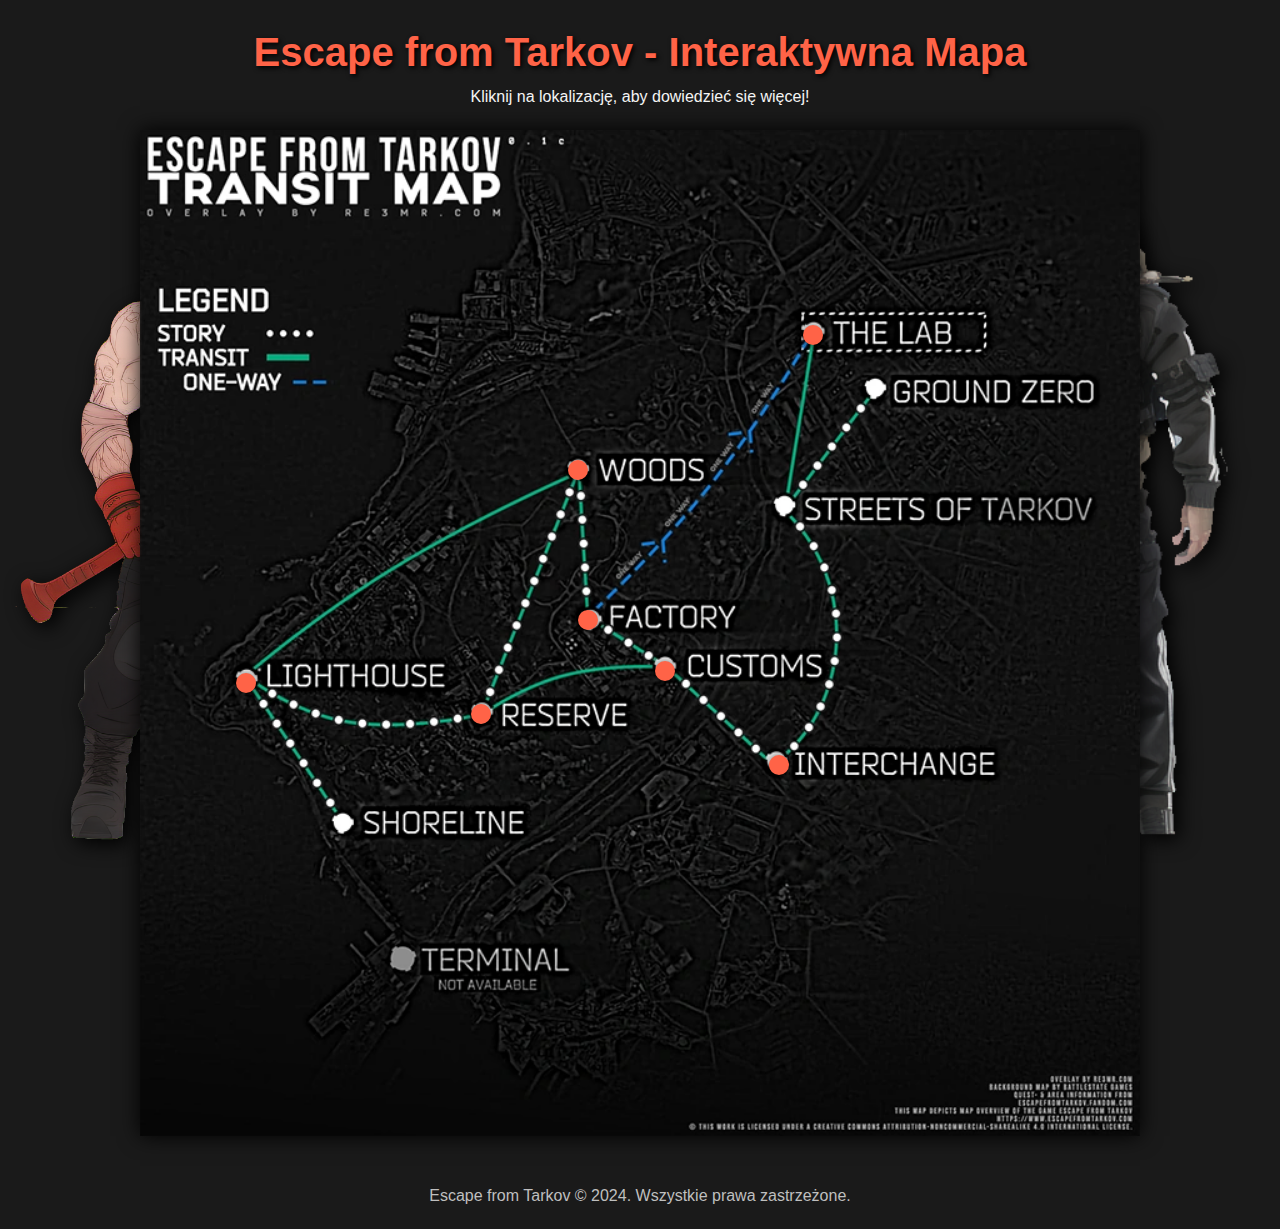
<file: index.html>
<!DOCTYPE html>
<html lang="pl">
<head>
  <meta charset="UTF-8">
  <meta name="viewport" content="width=device-width, initial-scale=1.0">
  <title>Escape from Tarkov - Interaktywna Mapa</title>
  <link rel="stylesheet" href="style.css">
</head>
<body>

  <header>
    <h1>Escape from Tarkov - Interaktywna Mapa</h1>
    <p>Kliknij na lokalizację, aby dowiedzieć się więcej!</p>
  </header>

  <section class="map-container">
    <img src="Map.jpg" alt="Mapa Tarkov" class="map" id="tarkov-map">

    <div class="location" id="location1" style="top: 20.27%; left: 67.25%;" data-location="1"></div>
    <div class="location" id="location2" style="top: 53.45%; left: 52.5%;" data-location="2"></div>
    <div class="location" id="location3" style="top: 62.7%; left: 63.875%;" data-location="3"></div>
    <div class="location" id="location4" style="top: 33.57%; left: 43.75%;" data-location="4"></div>
    <div class="location" id="location5" style="top: 48.39%; left: 44.75%;" data-location="5"></div>
    <div class="location" id="location6" style="top: 57.68%; left: 34.125%;" data-location="6"></div>
    <div class="location" id="location7" style="top: 54.63%; left: 10.625%;" data-location="7"></div>
  </section>

  <div class="left-image">
    <img src="killa1.png" alt="Killa Left" />
  </div>

  <div class="right-image">
    <img src="killa.png" alt="Killa Right" />
  </div>

  <section id="guide-popup" class="guide-popup">
    <div class="guide-popup-content">
      <span class="close-btn" id="close-btn">&times;</span>
      <h2 id="guide-title">
       
        <a href="#" target="_blank" id="guide-link-title">Lokalizacja</a>
      </h2>
      <p id="guide-description">Opis lokalizacji...</p>
      <a id="guide-link" href="#" target="_blank" style="display: none;">Zobacz więcej</a> 
    </div>
  </section>

  <footer>
    <p>Escape from Tarkov &copy; 2024. Wszystkie prawa zastrzeżone.</p>
  </footer>

  <script src="script.js"></script>
</body>
</html>
</file>
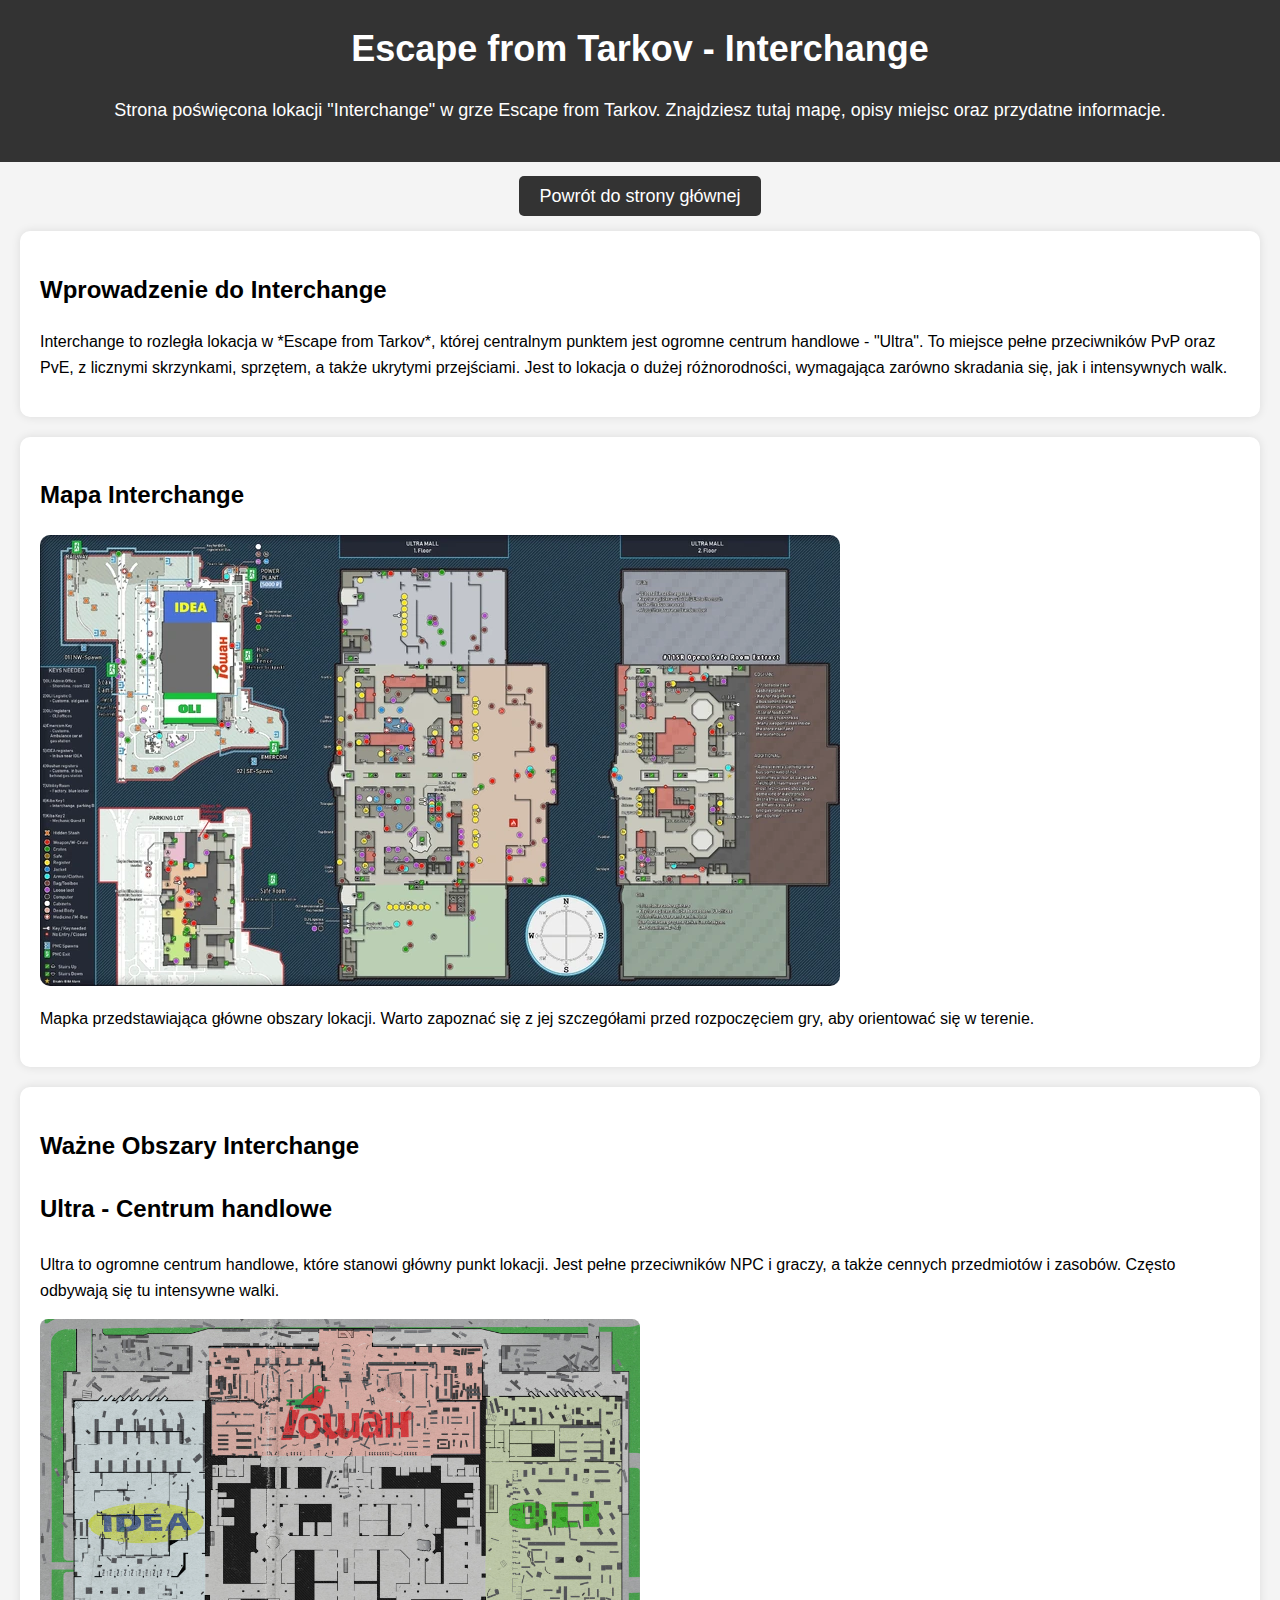
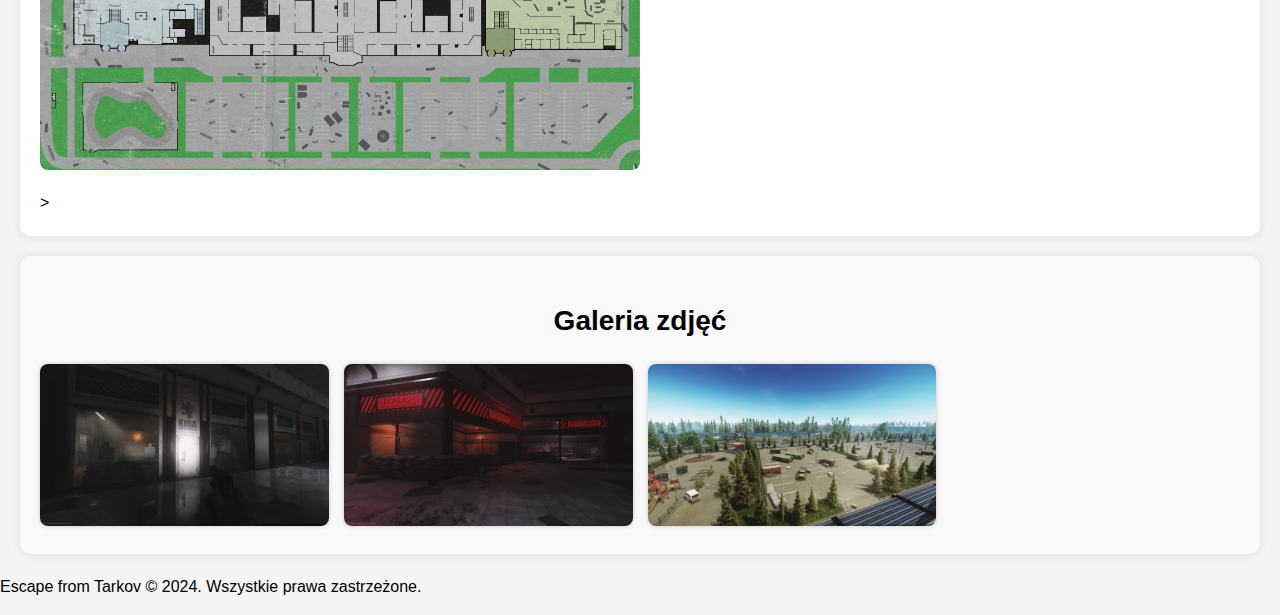
<file: interchange.html>
<!DOCTYPE html>
<html lang="pl">
<head>
  <meta charset="UTF-8">
  <meta name="viewport" content="width=device-width, initial-scale=1.0">
  <title>Escape from Tarkov - Interchange</title>
  <link rel="stylesheet" href="interchangestyle.css">
  <script src="interchangescript.js" defer></script>
</head>
<body>

 
  <header>
    <h1>Escape from Tarkov - Interchange</h1>
    <p>Strona poświęcona lokacji "Interchange" w grze Escape from Tarkov. Znajdziesz tutaj mapę, opisy miejsc oraz przydatne informacje.</p>
  </header>


  <div class="back-button-container">
    <a href="index.html" class="back-button">Powrót do strony głównej</a>
  </div>

  
  <section class="intro">
    <h2>Wprowadzenie do Interchange</h2>
    <p>Interchange to rozległa lokacja w *Escape from Tarkov*, której centralnym punktem jest ogromne centrum handlowe - "Ultra". To miejsce pełne przeciwników PvP oraz PvE, z licznymi skrzynkami, sprzętem, a także ukrytymi przejściami. Jest to lokacja o dużej różnorodności, wymagająca zarówno skradania się, jak i intensywnych walk.</p>
  </section>


  <section class="map-section">
    <h2>Mapa Interchange</h2>
    <img src="interchange_map.jpg" alt="Mapa Interchange" class="interchange-map">
    <p>Mapka przedstawiająca główne obszary lokacji. Warto zapoznać się z jej szczegółami przed rozpoczęciem gry, aby orientować się w terenie.</p>
  </section>

 
  <section class="areas">
    <h2>Ważne Obszary Interchange</h2>

   
    <div class="area">
      <h3>Ultra - Centrum handlowe</h3>
      <p>Ultra to ogromne centrum handlowe, które stanowi główny punkt lokacji. Jest pełne przeciwników NPC i graczy, a także cennych przedmiotów i zasobów. Często odbywają się tu intensywne walki.</p>
      <a href="ultra.jpg" data-lightbox="interchange" data-title="Ultra - Centrum handlowe">
        <img src="ultra.jpg" alt="Ultra" class="area-image">
      </a>
    </div>>
 
  </section>

  
  <section class="gallery">
    <h2>Galeria zdjęć</h2>
    <div class="gallery-images">
      <a href="interchange_1.jpg" data-lightbox="interchange" data-title="Galeria Interchange 1">
        <img src="interchange_1.jpg" alt="Zdjęcie 1" class="gallery-image">
      </a>
      <a href="interchange_2.jpg" data-lightbox="interchange" data-title="Galeria Interchange 2">
        <img src="interchange_2.jpg" alt="Zdjęcie 2" class="gallery-image">
      </a>
      <a href="interchange_3.jpg" data-lightbox="interchange" data-title="Galeria Interchange 3">
        <img src="interchange_3.jpg" alt="Zdjęcie 3" class="gallery-image">
      </a>
    </div>
  </section>


  <footer>
    <p>Escape from Tarkov &copy; 2024. Wszystkie prawa zastrzeżone.</p>
  </footer>

</body>
</html>
</file>
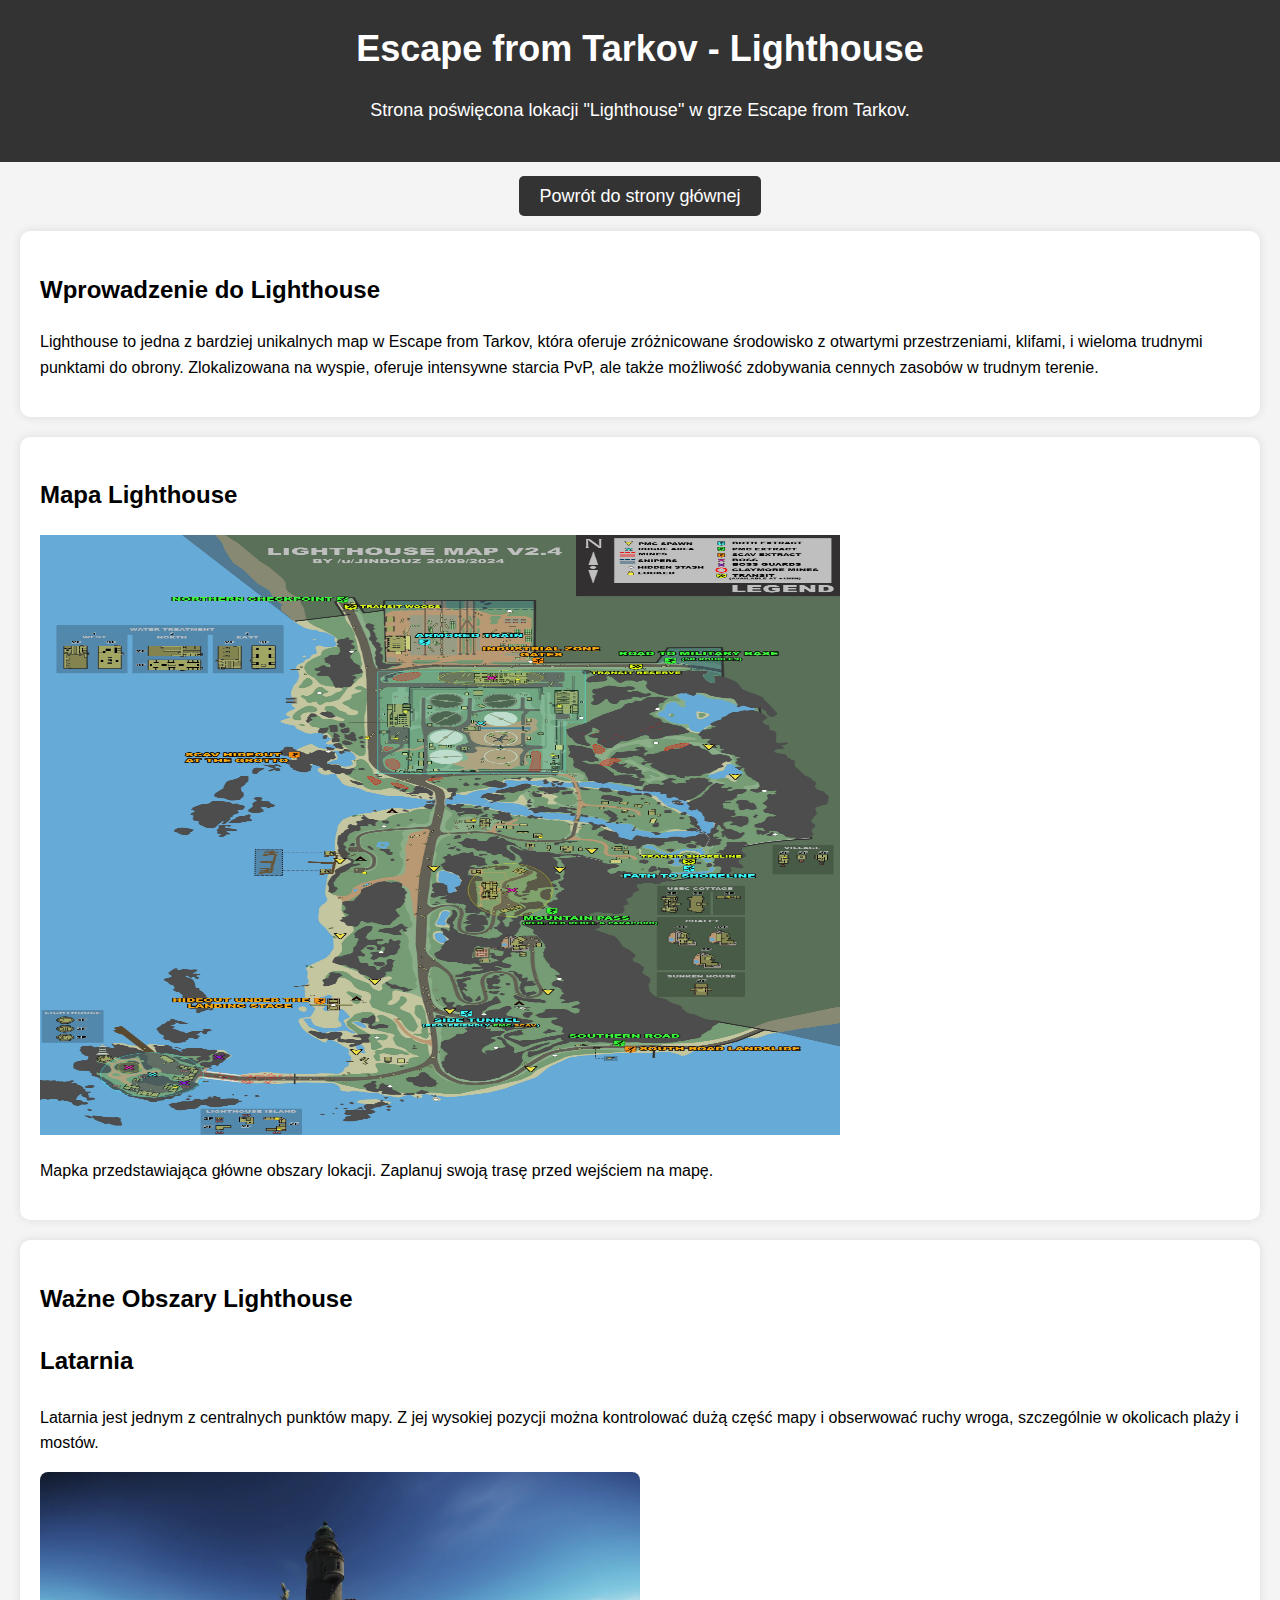
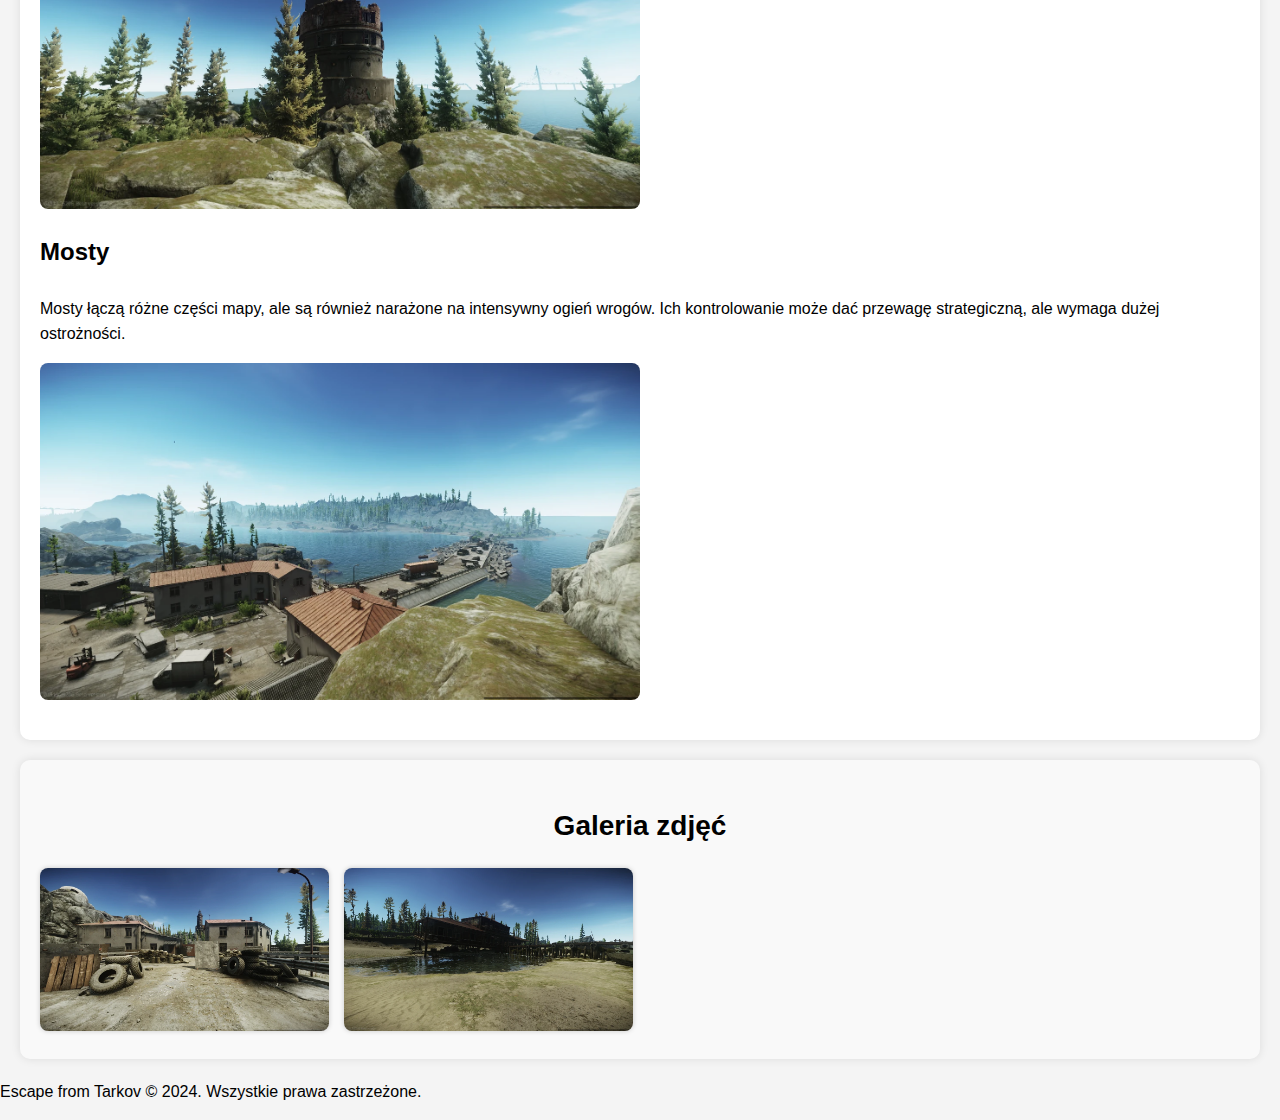
<file: lighthouse.html>
<!DOCTYPE html>
<html lang="pl">
<head>
  <meta charset="UTF-8">
  <meta name="viewport" content="width=device-width, initial-scale=1.0">
  <title>Escape from Tarkov - Lighthouse</title>
  <link rel="stylesheet" href="interchangestyle.css">
  <script src="lighthousescript.js"></script>
</head>
<body>

  <header>
    <h1>Escape from Tarkov - Lighthouse</h1>
    <p>Strona poświęcona lokacji "Lighthouse" w grze Escape from Tarkov.</p>
  </header>

  <div class="back-button-container">
    <a href="index.html" class="back-button">Powrót do strony głównej</a>
  </div>

  <section class="intro">
    <h2>Wprowadzenie do Lighthouse</h2>
    <p>Lighthouse to jedna z bardziej unikalnych map w Escape from Tarkov, która oferuje zróżnicowane środowisko z otwartymi przestrzeniami, klifami, i wieloma trudnymi punktami do obrony. Zlokalizowana na wyspie, oferuje intensywne starcia PvP, ale także możliwość zdobywania cennych zasobów w trudnym terenie.</p>
  </section>

  <section class="map-section">
    <h2>Mapa Lighthouse</h2>
    <img src="lighthouse_map.jpg" alt="Mapa Lighthouse" class="lighthouse-map" id="factorka">
    <p>Mapka przedstawiająca główne obszary lokacji. Zaplanuj swoją trasę przed wejściem na mapę.</p>
  </section>

  <section class="areas">
    <h2>Ważne Obszary Lighthouse</h2>

    <div class="area">
      <h3>Latarnia </h3>
      <p>Latarnia jest jednym z centralnych punktów mapy. Z jej wysokiej pozycji można kontrolować dużą część mapy i obserwować ruchy wroga, szczególnie w okolicach plaży i mostów.</p>
      <a href="lighthouse.jpg" data-lightbox="lighthouse" data-title="Latarnia">
        <img src="lighthouse.jpg" alt="Latarnia" class="area-image">
      </a>
    </div>

    <div class="area">
      <h3>Mosty</h3>
      <p>Mosty łączą różne części mapy, ale są również narażone na intensywny ogień wrogów. Ich kontrolowanie może dać przewagę strategiczną, ale wymaga dużej ostrożności.</p>
      <a href="bridge.jpg" data-lightbox="lighthouse" data-title="Mosty">
        <img src="bridge.jpg" alt="Mosty" class="area-image">
      </a>
    </div>



  </section>

  <section class="gallery">
    <h2>Galeria zdjęć</h2>
    <div class="gallery-images">
      <a href="lighthouse_ss1.jpg" data-lightbox="lighthouse" data-title="Galeria Lighthouse 1">
        <img src="lighthouse_ss1.jpg" alt="Zdjęcie 1" class="gallery-image">
      </a>
      <a href="lighthouse_ss2.jpg" data-lightbox="lighthouse" data-title="Galeria Lighthouse 2">
        <img src="lighthouse_ss2.jpg" alt="Zdjęcie 2" class="gallery-image">
      </a>
    </div>
  </section>

  <footer>
    <p>Escape from Tarkov &copy; 2024. Wszystkie prawa zastrzeżone.</p>
  </footer>

</body>
</html>
</file>
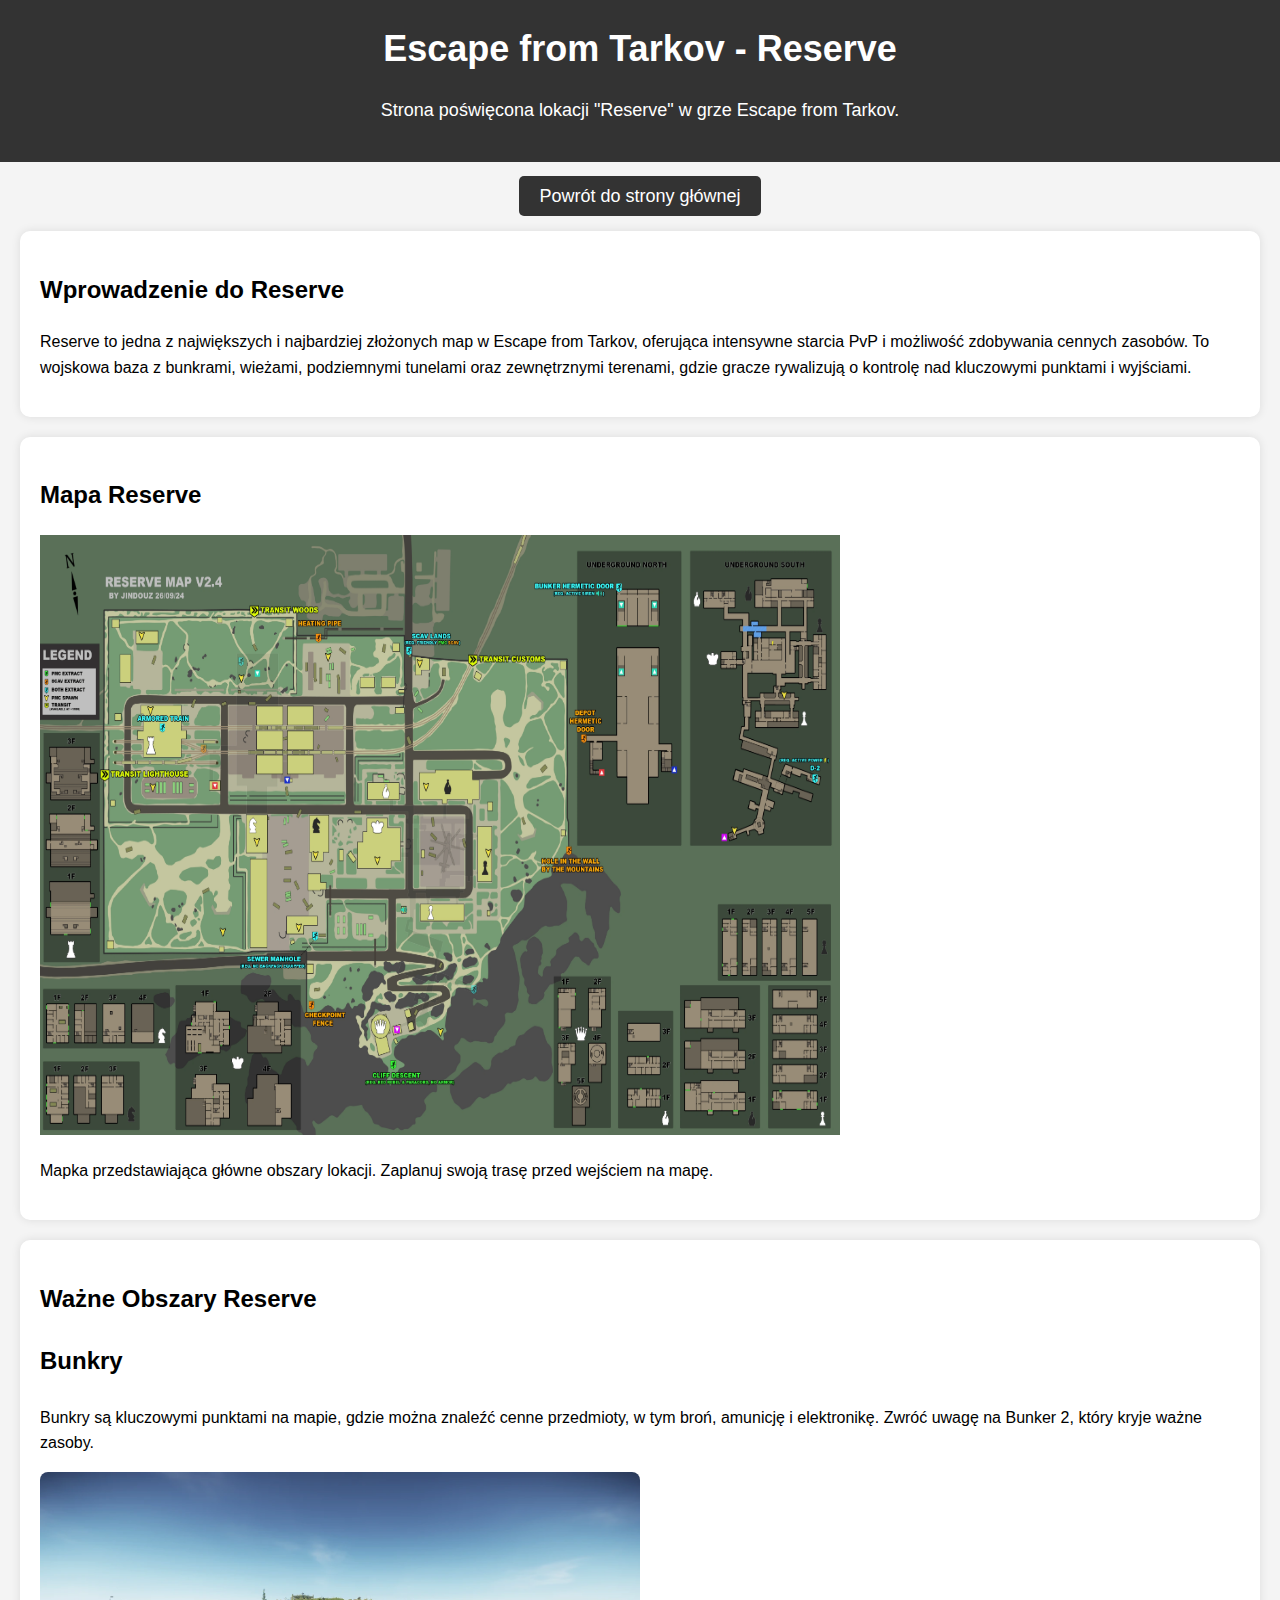
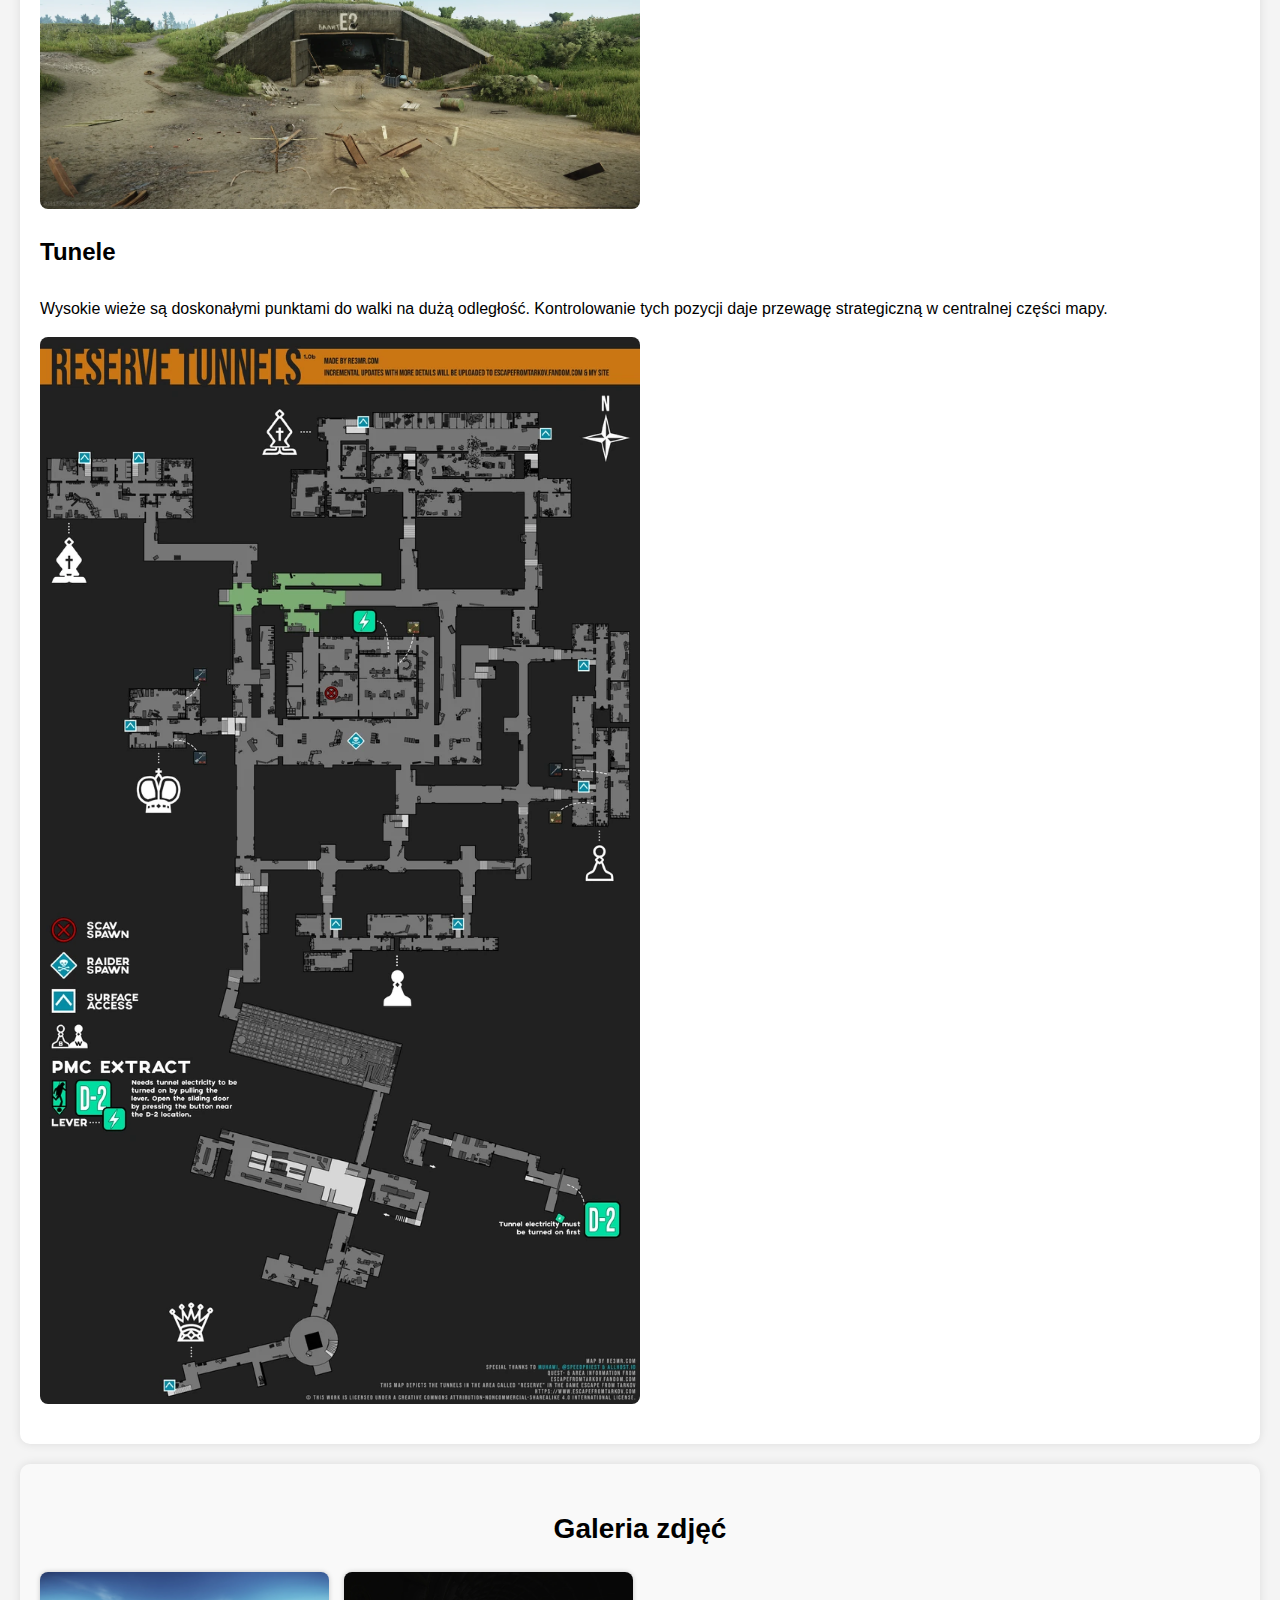
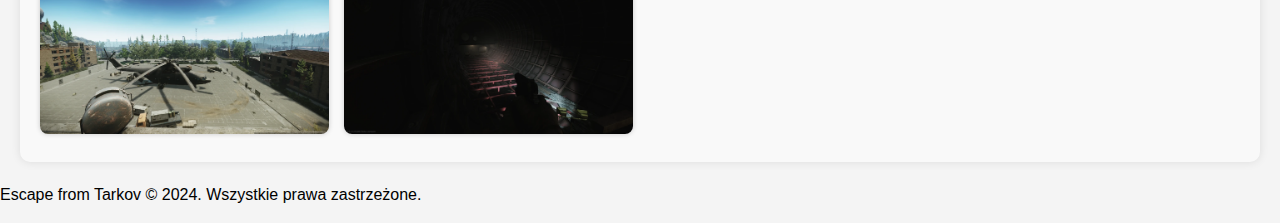
<file: reserve.html>
<!DOCTYPE html>
<html lang="pl">
<head>
  <meta charset="UTF-8">
  <meta name="viewport" content="width=device-width, initial-scale=1.0">
  <title>Escape from Tarkov - Reserve</title>
  <link rel="stylesheet" href="interchangestyle.css">
  <script src="reservescript.js"></script>
</head>
<body>

  <header>
    <h1>Escape from Tarkov - Reserve</h1>
    <p>Strona poświęcona lokacji "Reserve" w grze Escape from Tarkov.</p>
  </header>

  <div class="back-button-container">
    <a href="index.html" class="back-button">Powrót do strony głównej</a>
  </div>

  <section class="intro">
    <h2>Wprowadzenie do Reserve</h2>
    <p>Reserve to jedna z największych i najbardziej złożonych map w Escape from Tarkov, oferująca intensywne starcia PvP i możliwość zdobywania cennych zasobów. To wojskowa baza z bunkrami, wieżami, podziemnymi tunelami oraz zewnętrznymi terenami, gdzie gracze rywalizują o kontrolę nad kluczowymi punktami i wyjściami.</p>
  </section>

  <section class="map-section">
    <h2>Mapa Reserve</h2>
    <img src="reserve_map.jpg" alt="Mapa Reserve" class="reserve-map" id="factorka">
    <p>Mapka przedstawiająca główne obszary lokacji. Zaplanuj swoją trasę przed wejściem na mapę.</p>
  </section>

  <section class="areas">
    <h2>Ważne Obszary Reserve</h2>

    <div class="area">
      <h3>Bunkry</h3>
      <p>Bunkry są kluczowymi punktami na mapie, gdzie można znaleźć cenne przedmioty, w tym broń, amunicję i elektronikę. Zwróć uwagę na Bunker 2, który kryje ważne zasoby.</p>
      <a href="bunker.jpg" data-lightbox="reserve" data-title="Bunker 2">
        <img src="bunker.jpg" alt="Bunkier" class="area-image">
      </a>
    </div>

    <div class="area">
      <h3>Tunele</h3>
      <p>Wysokie wieże są doskonałymi punktami do walki na dużą odległość. Kontrolowanie tych pozycji daje przewagę strategiczną w centralnej części mapy.</p>
      <a href="tunnels.jpg" data-lightbox="reserve" data-title="Wieża">
        <img src="tunnels.jpg" alt="Wieża" class="area-image">
      </a>
    </div>

  

  </section>

  <section class="gallery">
    <h2>Galeria zdjęć</h2>
    <div class="gallery-images">
      <a href="reserve_ss1.jpg" data-lightbox="reserve" data-title="Galeria Reserve 1">
        <img src="reserve_ss1.jpg" alt="Zdjęcie 1" class="gallery-image">
      </a>
      <a href="reserve_ss2.jpg" data-lightbox="reserve" data-title="Galeria Reserve 2">
        <img src="reserve_ss2.jpg" alt="Zdjęcie 2" class="gallery-image">
      </a>
    </div>
  </section>

  <footer>
    <p>Escape from Tarkov &copy; 2024. Wszystkie prawa zastrzeżone.</p>
  </footer>

</body>
</html>
</file>
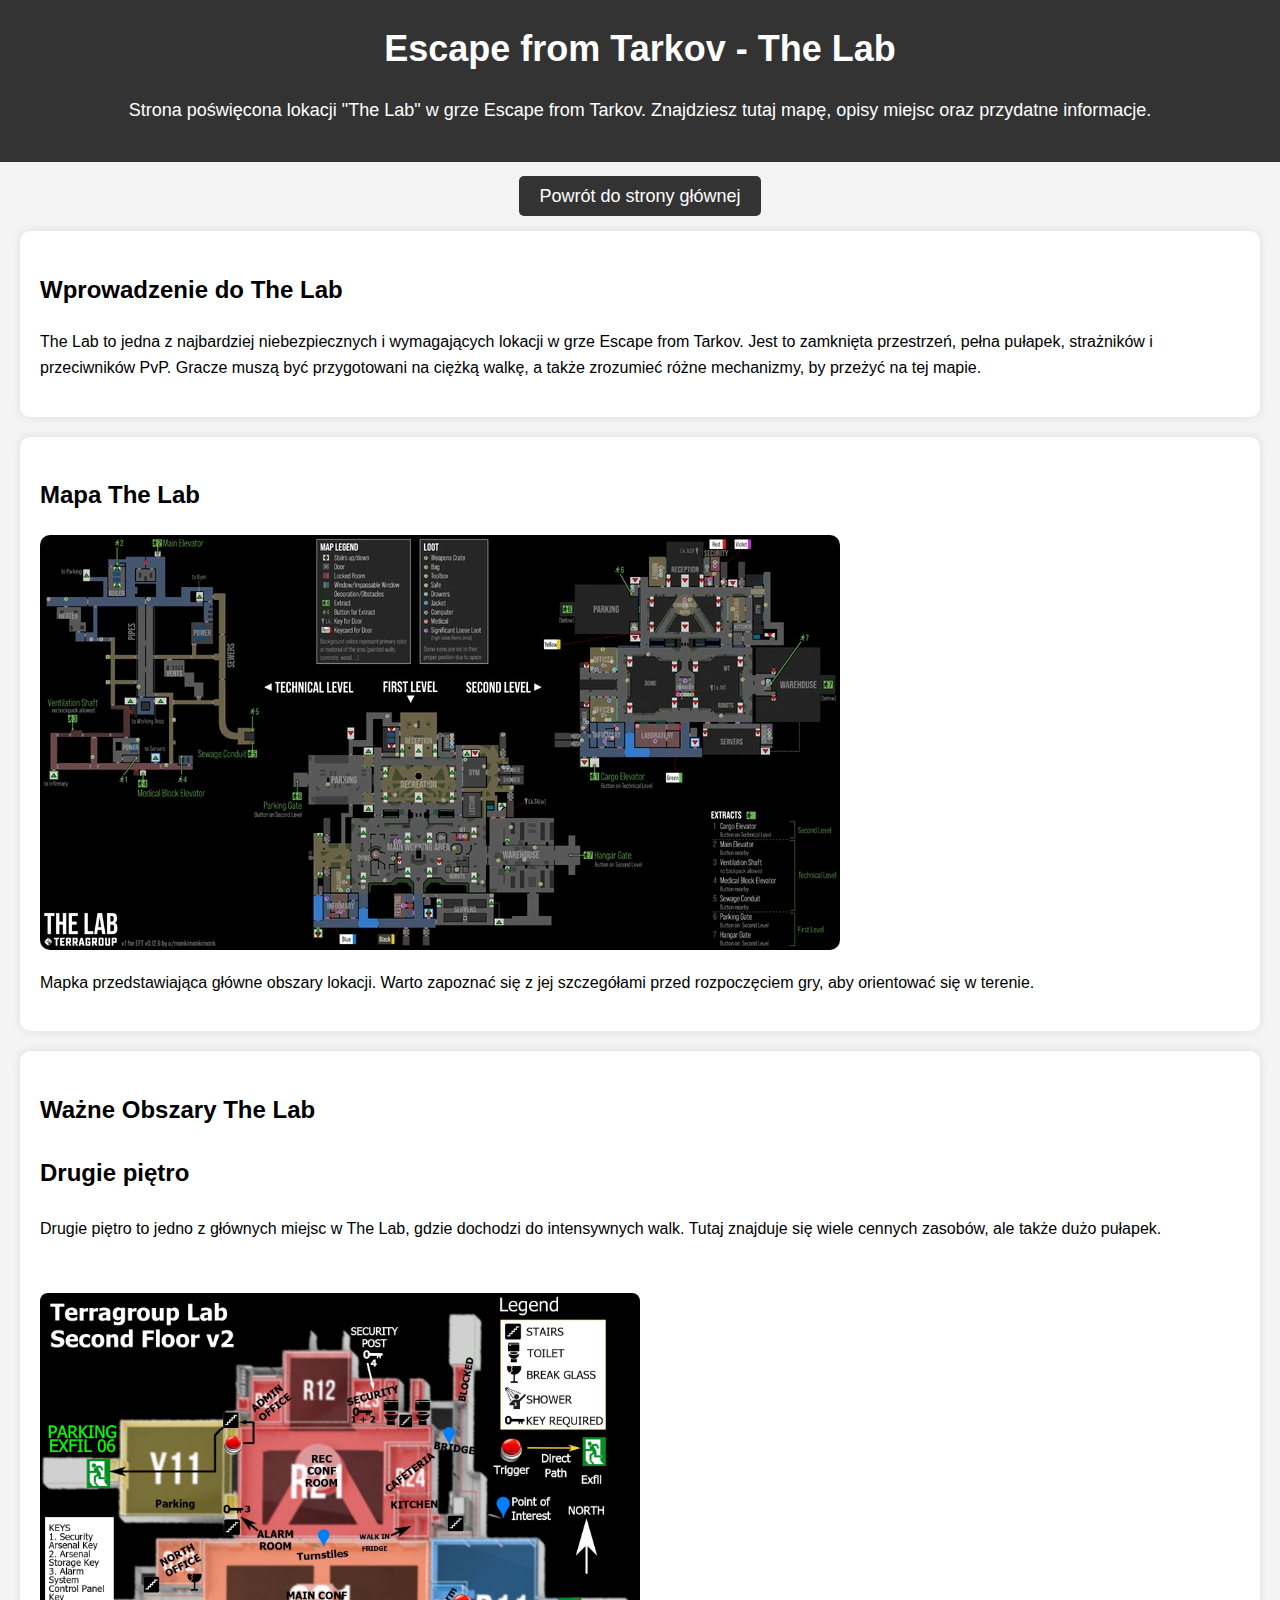
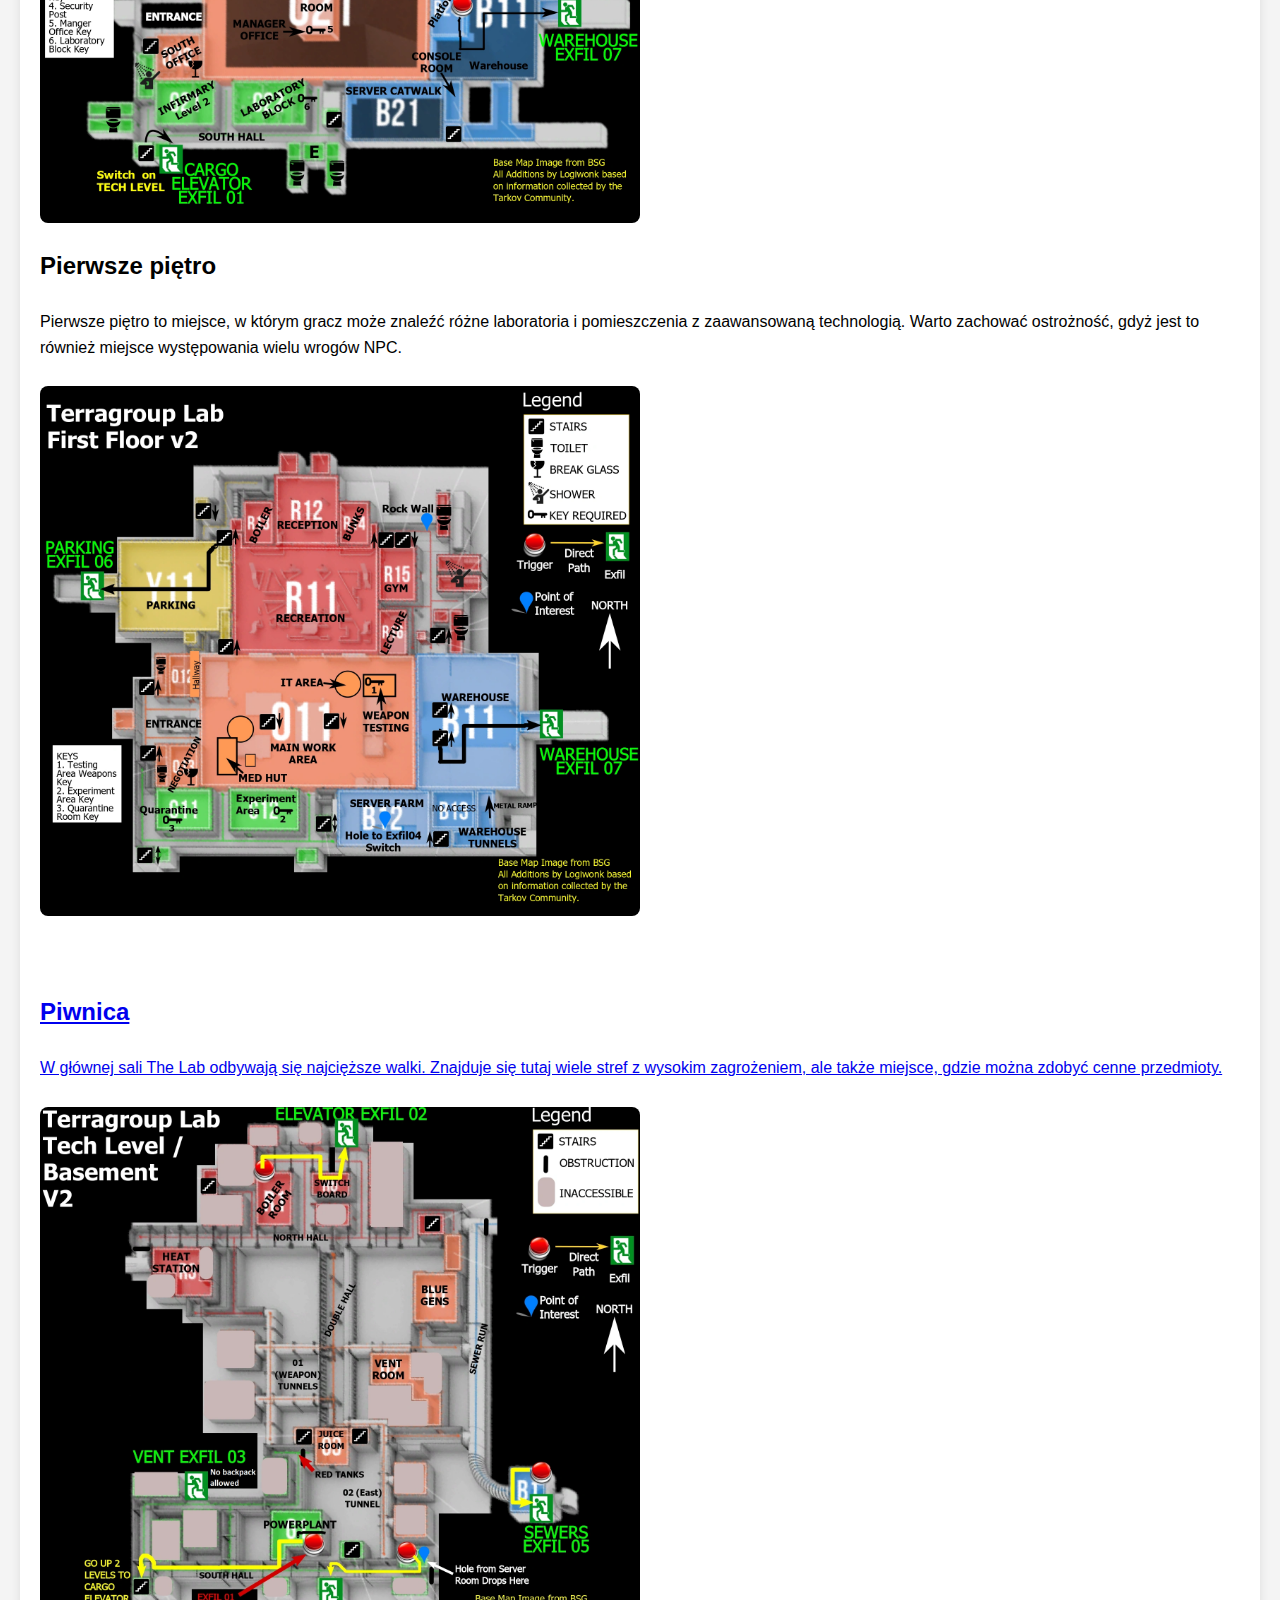
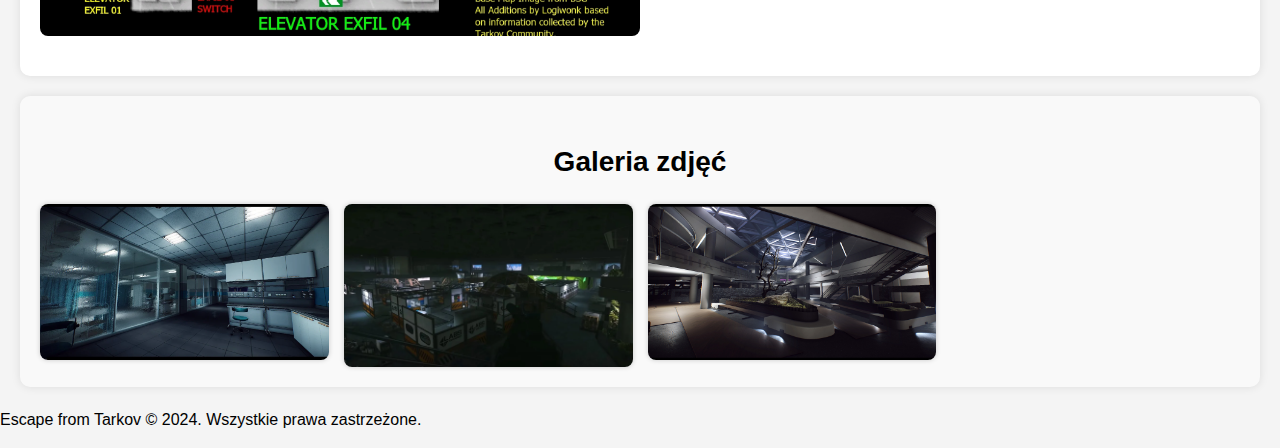
<file: the_lab.html>
<!DOCTYPE html>
<html lang="pl">
<head>
  <meta charset="UTF-8">
  <meta name="viewport" content="width=device-width, initial-scale=1.0">
  <title>Escape from Tarkov - The Lab</title>
  <link rel="stylesheet" href="style_lab.css">
  <script src="labscript.js"></script>
</head>
<body>


  <header>
    <h1>Escape from Tarkov - The Lab</h1>
    <p>Strona poświęcona lokacji "The Lab" w grze Escape from Tarkov. Znajdziesz tutaj mapę, opisy miejsc oraz przydatne informacje.</p>
  </header>

 
  <div class="back-button-container">
    <a href="index.html" class="back-button">Powrót do strony głównej</a>
  </div>


  <section class="intro">
    <h2>Wprowadzenie do The Lab</h2>
    <p>The Lab to jedna z najbardziej niebezpiecznych i wymagających lokacji w grze Escape from Tarkov. Jest to zamknięta przestrzeń, pełna pułapek, strażników i przeciwników PvP. Gracze muszą być przygotowani na ciężką walkę, a także zrozumieć różne mechanizmy, by przeżyć na tej mapie.</p>
  </section>

 
  <section class="map-section">
    <h2>Mapa The Lab</h2>
    <img src="thelab.jpg" alt="Mapa The Lab" class="lab-map">
    <p>Mapka przedstawiająca główne obszary lokacji. Warto zapoznać się z jej szczegółami przed rozpoczęciem gry, aby orientować się w terenie.</p>
  </section>

 
  <section class="areas">
    <h2>Ważne Obszary The Lab</h2>
    
 
    <div class="area">
      <h3>Drugie piętro</h3>
      <p>Drugie piętro to jedno z głównych miejsc w The Lab, gdzie dochodzi do intensywnych walk. Tutaj znajduje się wiele cennych zasobów, ale także dużo pułapek.</p>
      <a href="drugiepietro.jpg" class="lightbox" data-lightbox="image-1"></a>
      <img src="drugiepietro.jpg" alt="Strefa B" class="area-image">
    </div>

 
    <div class="area">
      <h3>Pierwsze piętro</h3>
      <p>Pierwsze piętro to miejsce, w którym gracz może znaleźć różne laboratoria i pomieszczenia z zaawansowaną technologią. Warto zachować ostrożność, gdyż jest to również miejsce występowania wielu wrogów NPC.</p>
      <a href="pierwszepietro.jpg" class="lightbox" data-lightbox="image-2">
      <img src="pierwszepietro.jpg" alt="Strefa A" class="area-image">
    </div>

  
    <div class="area">
      <h3>Piwnica</h3>
      <p>W głównej sali The Lab odbywają się najcięższe walki. Znajduje się tutaj wiele stref z wysokim zagrożeniem, ale także miejsce, gdzie można zdobyć cenne przedmioty.</p>
      <a href="piwnica.jpg" class="lightbox" data-lightbox="image-3"></a>
      <img src="piwnica.jpg" alt="Główna Sala" class="area-image">
    </div>
  </section>

 
  <section class="gallery">
    <h2>Galeria zdjęć</h2>
    <div class="gallery-images">
      <img src="ss1.jpg" alt="Zdjęcie 1" class="gallery-image">
      <img src="ss2.jpg" alt="Zdjęcie 2" class="gallery-image">
      <img src="ss3.jpg" alt="Zdjęcie 3" class="gallery-image">
    </div>
  </section>

  <footer>
    <p>Escape from Tarkov &copy; 2024. Wszystkie prawa zastrzeżone.</p>
  </footer>

</body>
</html>
</file>
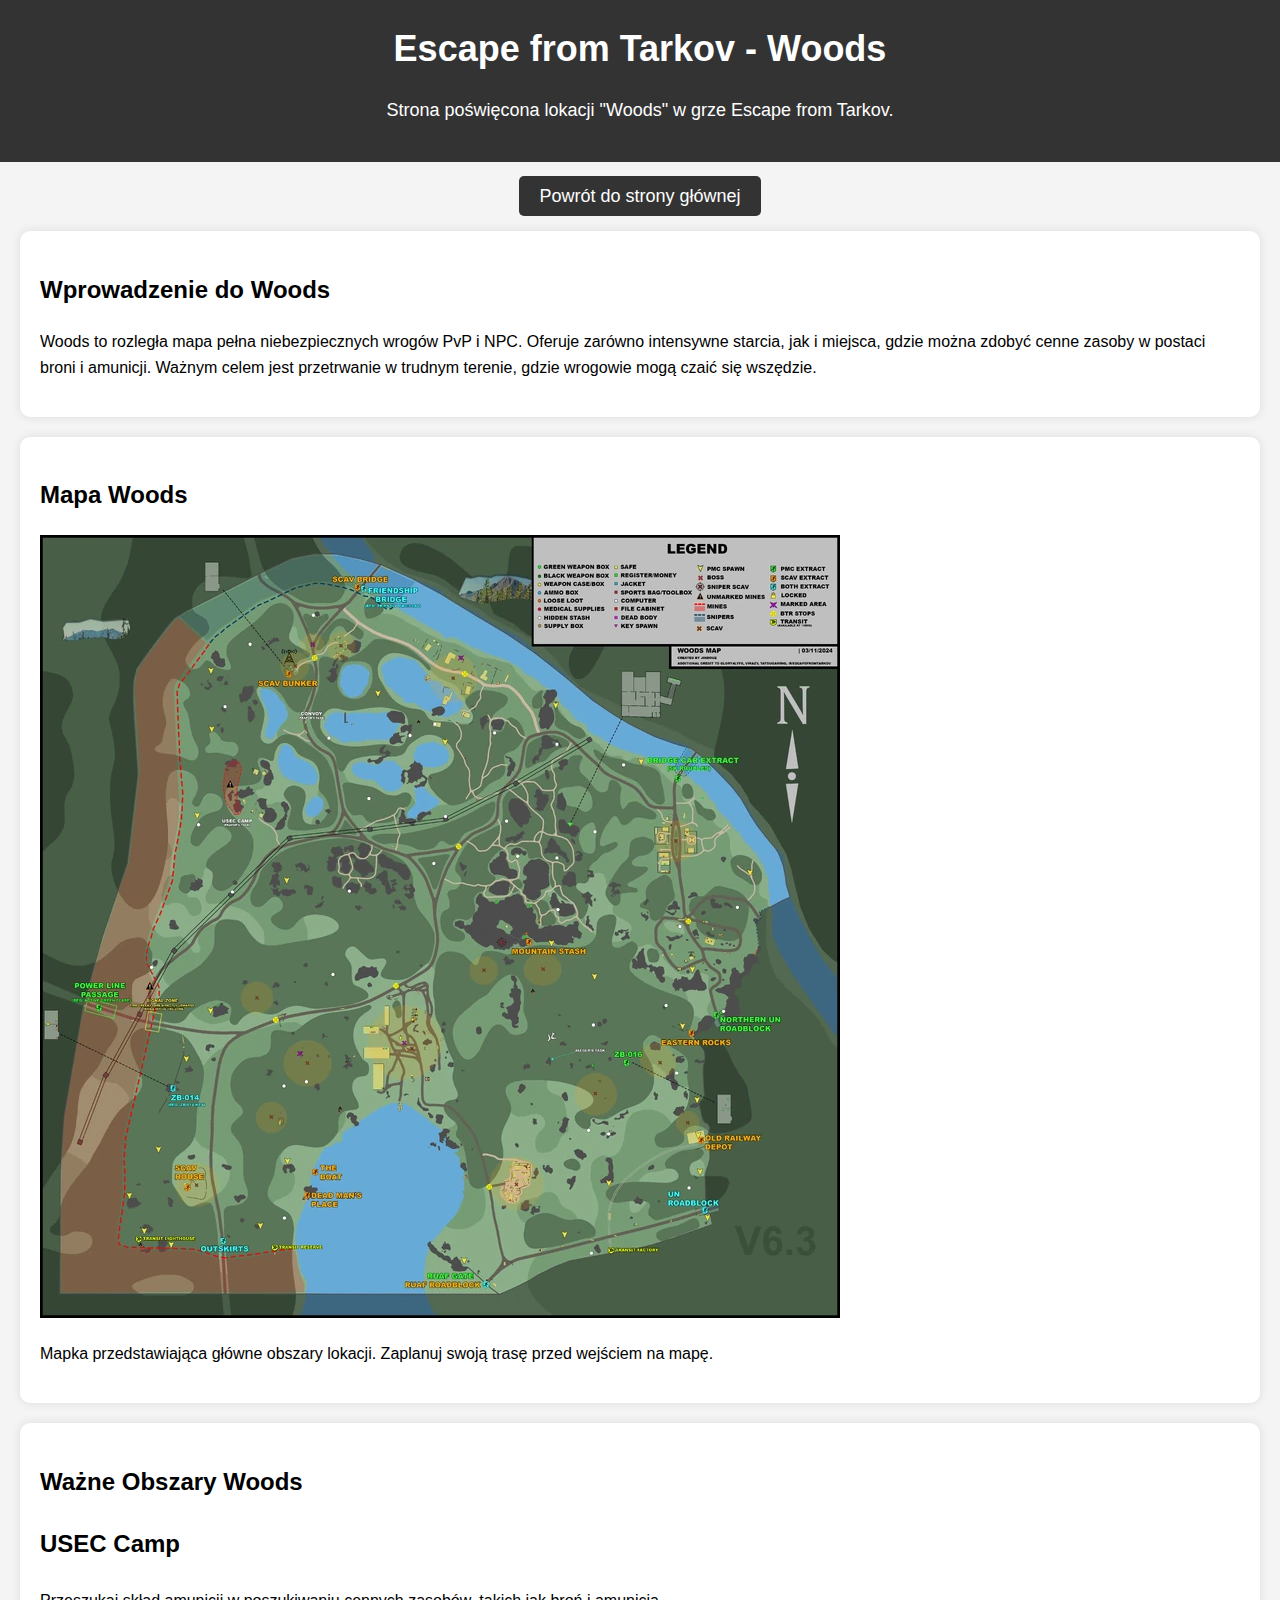
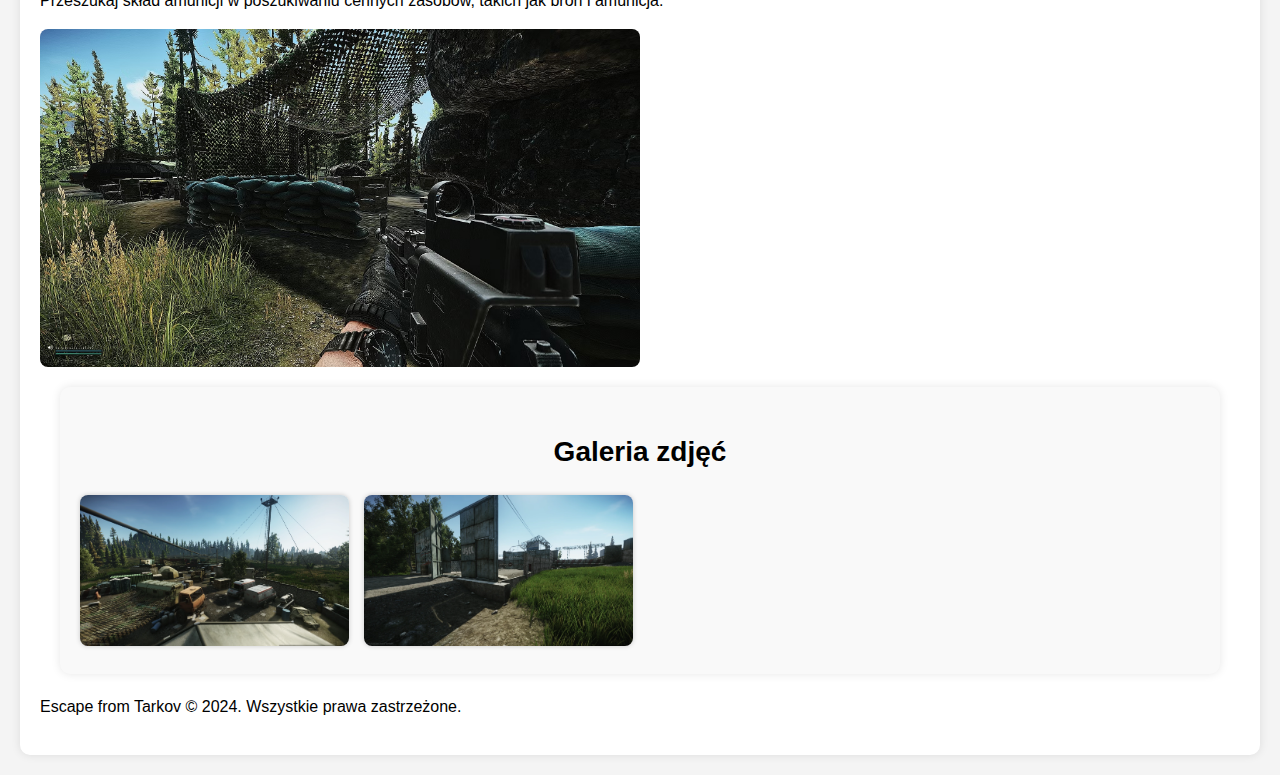
<file: woods.html>
<!DOCTYPE html>
<html lang="pl">
<head>
  <meta charset="UTF-8">
  <meta name="viewport" content="width=device-width, initial-scale=1.0">
  <title>Escape from Tarkov - Woods</title>
  <link rel="stylesheet" href="interchangestyle.css">
  <script src="woodsscript.js"></script>
</head>
<body>


  <header>
    <h1>Escape from Tarkov - Woods</h1>
    <p>Strona poświęcona lokacji "Woods" w grze Escape from Tarkov.</p>
  </header>

  <div class="back-button-container">
    <a href="index.html" class="back-button">Powrót do strony głównej</a>
  </div>

  <section class="intro">
    <h2>Wprowadzenie do Woods</h2>
    <p>Woods to rozległa mapa pełna niebezpiecznych wrogów PvP i NPC. Oferuje zarówno intensywne starcia, jak i miejsca, gdzie można zdobyć cenne zasoby w postaci broni i amunicji. Ważnym celem jest przetrwanie w trudnym terenie, gdzie wrogowie mogą czaić się wszędzie.</p>
  </section>


  <section class="map-section">
    <h2>Mapa Woods</h2>
    <img src="woods_map.jpg" alt="Mapa Woods" class="woods-map">
    <p>Mapka przedstawiająca główne obszary lokacji. Zaplanuj swoją trasę przed wejściem na mapę.</p>
  </section>

  
  <section class="areas">
    <h2>Ważne Obszary Woods</h2>

    
    <div class="area">
      <h3>USEC Camp</h3>
      <p>Przeszukaj skład amunicji w poszukiwaniu cennych zasobów, takich jak broń i amunicja.</p>
      <a href="ultra.jpg" data-lightbox="woods" data-title="USEC_camp">

      <img src="usec_camp.jpg" alt="Skład Amunicji" class="area-image"></a>
    </div>

   

 
    <section class="gallery">
        <h2>Galeria zdjęć</h2>
        <div class="gallery-images">
          <a href="woods_ss1.jpg" data-lightbox="woods" data-title="Galeria Woods 1">
            <img src="woods_ss1.jpg" alt="Zdjęcie 1" class="gallery-image">
          </a>
          <a href="woods_ss2.jpg" data-lightbox="woods" data-title="Galeria Woods 2">
            <img src="woods_ss2.jpg" alt="Zdjęcie 2" class="gallery-image">
          </a>
        </div>
      </section>

  
  <footer>
   
    <p>Escape from Tarkov &copy; 2024. Wszystkie prawa zastrzeżone.</p>
  </footer>

</body>
</html>
</file>
<file: style.css>
* {
    margin: 0;
    padding: 0;
    box-sizing: border-box;
  }
  
  body {
    font-family: Arial, sans-serif;
    background-color: #1a1a1a;
    color: #f4f4f4;
    line-height: 1.6;
    padding: 20px;
  }
  
  header {
    text-align: center;
    margin-bottom: 20px;
   
  }
  
  h1 {
    font-size: 2.5em;
    color: #FF6347;
    text-shadow: 2px 2px 5px rgb(0, 0, 0);
  }
  
  h2 {
    font-size: 1.8em;
    color: #FFD700;
  }
  
  .map-container {
    position: relative;
    width: 100%;
    max-width: 1000px;
    margin: 0 auto;
    padding: 0px;
  }
  
  .map {
    width: 100%;
    height: auto;
    box-shadow: 0px 0px 20px black;
  }
  
  
  #guide-popup {
    display: none;
    position: fixed;
    top: 0;
    left: 0;
    width: 100%;
    height: 100%;
    background-color: rgba(0, 0, 0, 0.8);
    justify-content: center;
    align-items: center;
  }
  
  .guide-popup-content {
    background-color: #333;
    color: white;
    padding: 30px;
    border-radius: 10px;
    width: 60%;
    text-align: center;
  }
  
  .close-btn {
    position: absolute;
    top: 10px;
    right: 10px;
    font-size: 2em;
    cursor: pointer;
    color: white;
  }
  
  footer {
    text-align: center;
    margin-top: 40px;
  }
  
  footer p {
    color: #bfbfbf;
  }
  .location {
    position: absolute;
    width: 20px;
    height: 20px;
    background-color: #FF6347;
    border-radius: 50%;
    cursor: pointer;
    transform: translate(-50%, -50%);
    box-shadow: 0 0 10px rgba(0, 0, 0, 0.7);
  }
  .left-image,
.right-image {
  position: absolute;
  top: 50%;
  transform: translateY(-50%);
  z-index: -2;
  
}

.left-image {
  left: 0;

}

.right-image {
  right: 0;
  padding-right: 20px;
}

.left-image img,
.right-image img {
  margin-top: 100px;
  height: 700px;
  filter: drop-shadow(5px 5px 10px  #000000);

}

@media only screen and (max-width:600px){
    .left-image,.right-image {
        display:none;
    }
}
</file>
<file: interchangestyle.css>
body {
    font-family: Arial, sans-serif;
    line-height: 1.6;
    margin: 0;
    padding: 0;
    background-color: #f4f4f4;
  }
  

  header {
    background-color: #333;
    color: #fff;
    text-align: center;
    padding: 20px 0;
  }
  
  header h1 {
    margin: 0;
    font-size: 36px;
  }
  
  header p {
    font-size: 18px;
  }
  

  section {
    padding: 20px;
    margin: 20px;
    background-color: white;
    border-radius: 10px;
    box-shadow: 0 0 10px rgba(0, 0, 0, 0.1);
  }
  

  .interchange-map {
    width: 100%;
    max-width: 800px;
    margin: 20px 0;
    display: block;
    border-radius: 10px;
  }
  

  .areas .area {
    margin-bottom: 20px;
  }
  
  .area h3 {
    font-size: 24px;
  }
  
  .area p {
    font-size: 16px;
  }
  
  .area-image {
    width: 100%;
    max-width: 600px;
    display: block;
    margin-top: 10px;
    border-radius: 8px;
    cursor: pointer;
  }
  

  .gallery {
    background-color: #f9f9f9;
    padding: 20px;
    border-radius: 10px;
    box-shadow: 0 0 10px rgba(0, 0, 0, 0.1);
  }
  
  .gallery h2 {
    text-align: center;
    font-size: 28px;
    margin-bottom: 20px;
  }
  
  .gallery-images {
    display: grid;
    grid-template-columns: repeat(auto-fill, minmax(250px, 1fr));
    gap: 15px;
  }
  
  .gallery-image {
    width: 100%;
    height: auto;
    border-radius: 8px;
    object-fit: cover;
    transition: transform 0.3s ease;
    box-shadow: 0 0 5px rgba(0, 0, 0, 0.2);
  }
  
  .gallery-image:hover {
    transform: scale(1.05);
    cursor: pointer;
  }
  

  .lightbox {
    display: inline-block;
    cursor: zoom-in;
  }
  

  .lightbox-modal {
    position: fixed;
    top: 0;
    left: 0;
    width: 100%;
    height: 100%;
    background-color: rgba(0, 0, 0, 0.8);
    display: flex;
    justify-content: center;
    align-items: center;
    z-index: 1000;
  }
  
  .lightbox-modal img {
    max-width: 90%;
    max-height: 90%;
  }
  
  .lightbox-modal .close-btn {
    position: absolute;
    top: 20px;
    right: 20px;
    font-size: 30px;
    color: white;
    background-color: transparent;
    border: none;
    cursor: pointer;
  }
  

  .back-button-container {
    text-align: center;
    margin-top: 20px;
  }
  
  .back-button {
    background-color: #333;
    color: white;
    padding: 10px 20px;
    text-decoration: none;
    border-radius: 5px;
    font-size: 18px;
    transition: background-color 0.3s ease;
  }
  
  .back-button:hover {
    background-color: #555;
  }
  #factorka {
    width: 800px;
    height: 600px;
  }
</file>
<file: style_lab.css>
body {
    font-family: Arial, sans-serif;
    line-height: 1.6;
    margin: 0;
    padding: 0;
    background-color: #f4f4f4;
  }
  
 
  header {
    background-color: #333;
    color: #fff;
    text-align: center;
    padding: 20px 0;
  }
  
  header h1 {
    margin: 0;
    font-size: 36px;
  }
  
  header p {
    font-size: 18px;
  }
  

  section {
    padding: 20px;
    margin: 20px;
    background-color: white;
    border-radius: 10px;
    box-shadow: 0 0 10px rgba(0, 0, 0, 0.1);
  }
  
 
  .lab-map {
    width: 100%;
    max-width: 800px;
    margin: 20px 0;
    display: block;
    border-radius: 10px;
  }
  
  
  .areas .area {
    margin-bottom: 20px;
  }
  
  .area h3 {
    font-size: 24px;
  }
  
  .area p {
    font-size: 16px;
  }
  
  .area-image {
    width: 100%;
    max-width: 600px;
    display: block;
    margin-top: 10px;
    border-radius: 8px;
  }
  
 
  .gallery {
    background-color: #f9f9f9;
    padding: 20px;
    border-radius: 10px;
    box-shadow: 0 0 10px rgba(0, 0, 0, 0.1);
  }
  
  .gallery h2 {
    text-align: center;
    font-size: 28px;
    margin-bottom: 20px;
  }
  
  .gallery-images {
    display: grid; 
    grid-template-columns: repeat(auto-fill, minmax(250px, 1fr)); 
    gap: 15px; 
  }
  
  .gallery-image {
    width: 100%;
    height: auto;
    border-radius: 8px;
    object-fit: cover; 
    transition: transform 0.3s ease;
    box-shadow: 0 0 5px rgba(0, 0, 0, 0.2);
  }
  
 
  .gallery-image:hover {
    transform: scale(1.05);
    cursor: pointer;
  }
  

  .lightbox {
    display: inline-block;
    cursor: zoom-in;
  }
  

  .lightbox-modal {
    position: fixed;
    top: 0;
    left: 0;
    width: 100%;
    height: 100%;
    background-color: rgba(0, 0, 0, 0.8);
    display: flex;
    justify-content: center;
    align-items: center;
    z-index: 1000;
  }
  
  .lightbox-modal img {
    max-width: 90%;
    max-height: 90%;
  }
  
  .lightbox-modal .close-btn {
    position: absolute;
    top: 20px;
    right: 20px;
    background: #fff;
    border: none;
    font-size: 20px;
    cursor: pointer;
    padding: 5px 10px;
    border-radius: 5px;
  }
  .back-button-container {
    text-align: center;
    margin-top: 20px;
  }
  
  .back-button {
    background-color: #333;
    color: #fff;
    padding: 10px 20px;
    font-size: 18px;
    text-decoration: none;
    border-radius: 5px;
    transition: background-color 0.3s ease;
  }
  
  .back-button:hover {
    background-color: #555;
  }
</file>
